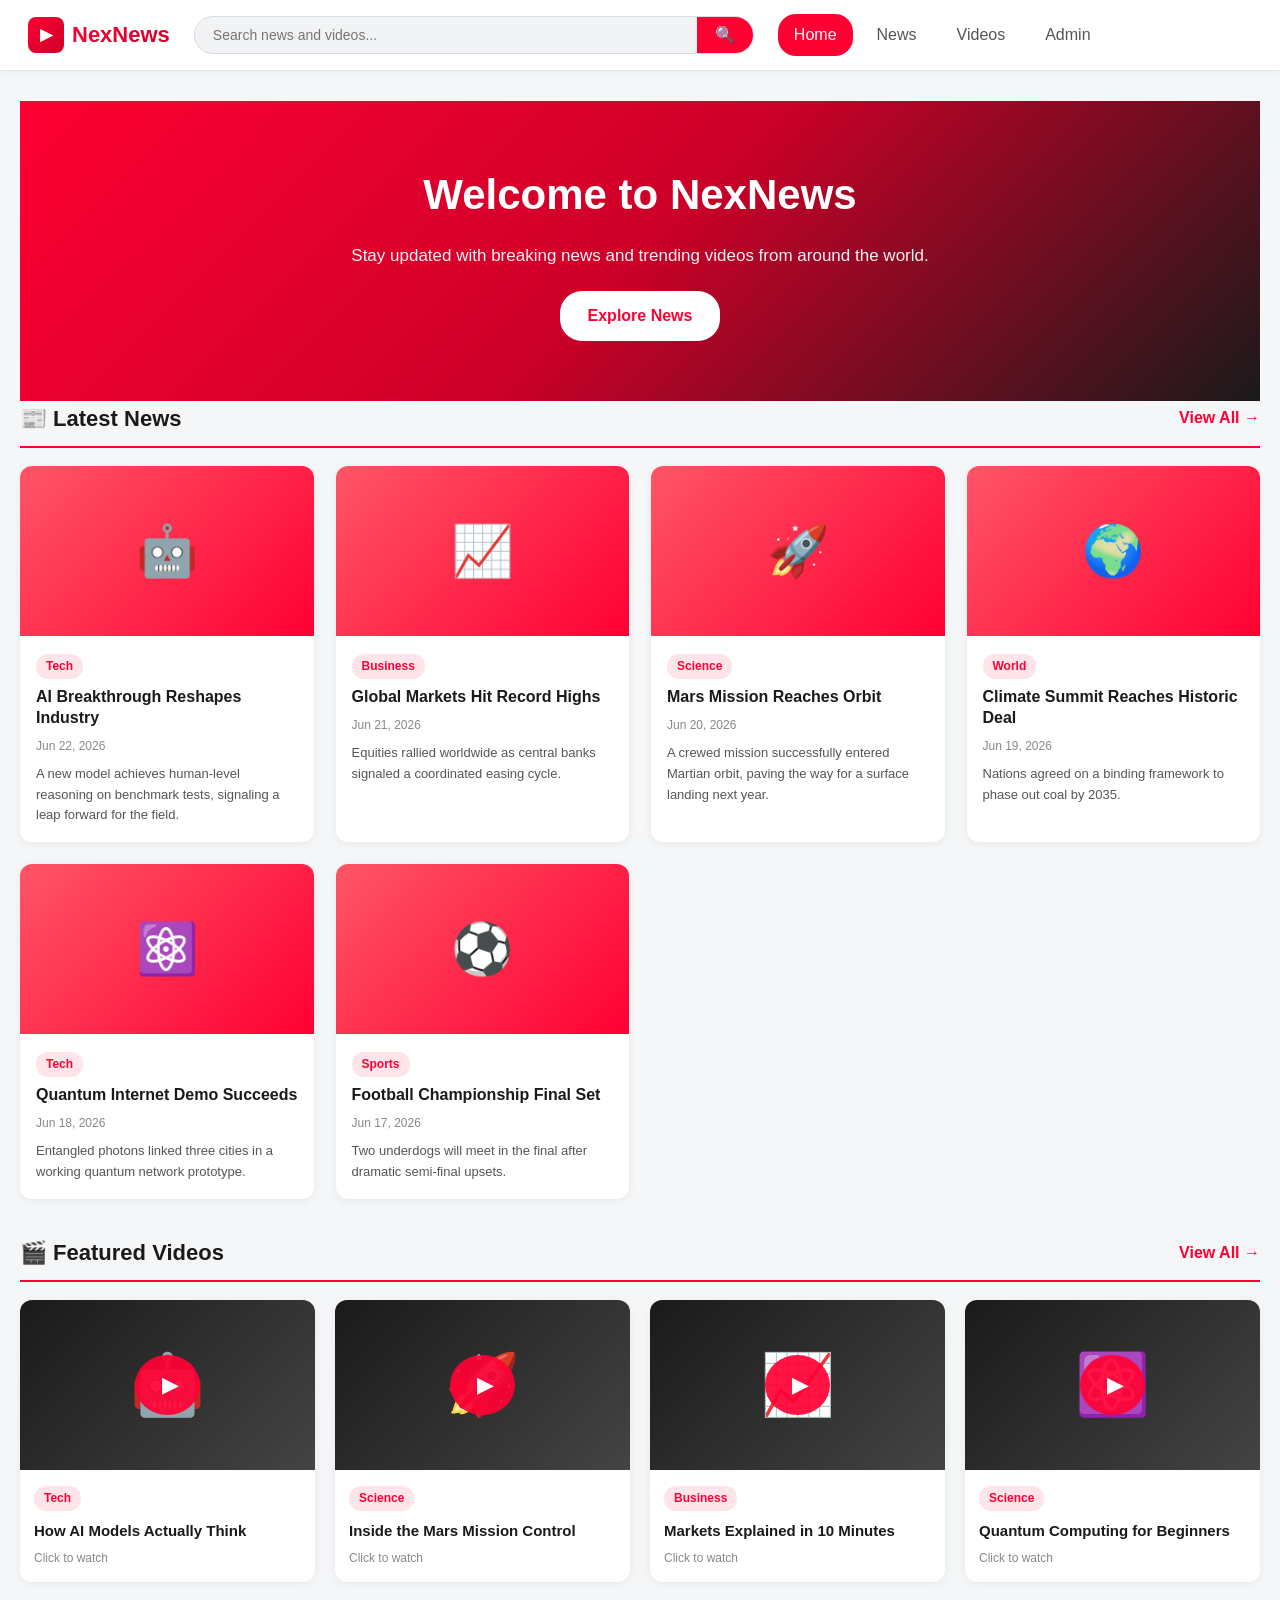
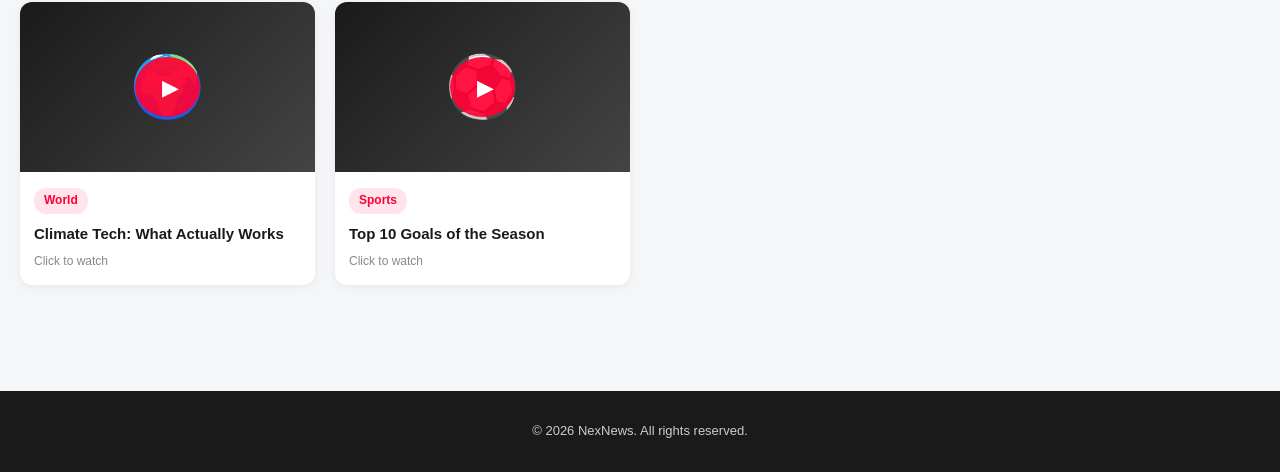
<file: index.html>
<!DOCTYPE html>
<html lang="en">
<head>
<meta charset="UTF-8">
<meta name="viewport" content="width=device-width, initial-scale=1.0">
<title>NexNews - Your News & Video Hub</title>
<link rel="stylesheet" href="styles.css">
</head>
<body>
<header class="topbar">
    <div class="logo">
        <span class="logo-icon">▶</span>
        <span class="logo-text">NexNews</span>
    </div>
    <div class="search-bar">
        <input type="text" id="searchInput" placeholder="Search news and videos...">
        <button onclick="searchContent()">🔍</button>
    </div>
    <nav class="nav-links">
        <a href="index.html" class="active">Home</a>
        <a href="news.html">News</a>
        <a href="videos.html">Videos</a>
        <a href="admin.html">Admin</a>
    </nav>
</header>

<main class="main-content">
    <section class="hero" data-animate="scale-in">
        <h1>Welcome to NexNews</h1>
        <p>Stay updated with breaking news and trending videos from around the world.</p>
        <a href="news.html" class="hero-btn">Explore News</a>
    </section>

    <section class="section" data-animate="fade-in">
        <div class="section-header">
            <h2>📰 Latest News</h2>
            <a href="news.html" class="view-all">View All →</a>
        </div>
        <div class="news-grid stagger" id="newsGrid"></div>
    </section>

    <section class="section" data-animate="fade-in">
        <div class="section-header">
            <h2>🎬 Featured Videos</h2>
            <a href="videos.html" class="view-all">View All →</a>
        </div>
        <div class="video-grid stagger" id="videoGrid"></div>
    </section>
</main>

<footer class="footer">
    <div class="footer-bottom">© 2026 NexNews. All rights reserved.</div>
</footer>

<script src="script.js"></script>
<script>
    document.addEventListener('DOMContentLoaded', () => {
        renderHome();
    });
</script>
</body>
</html>
</file>
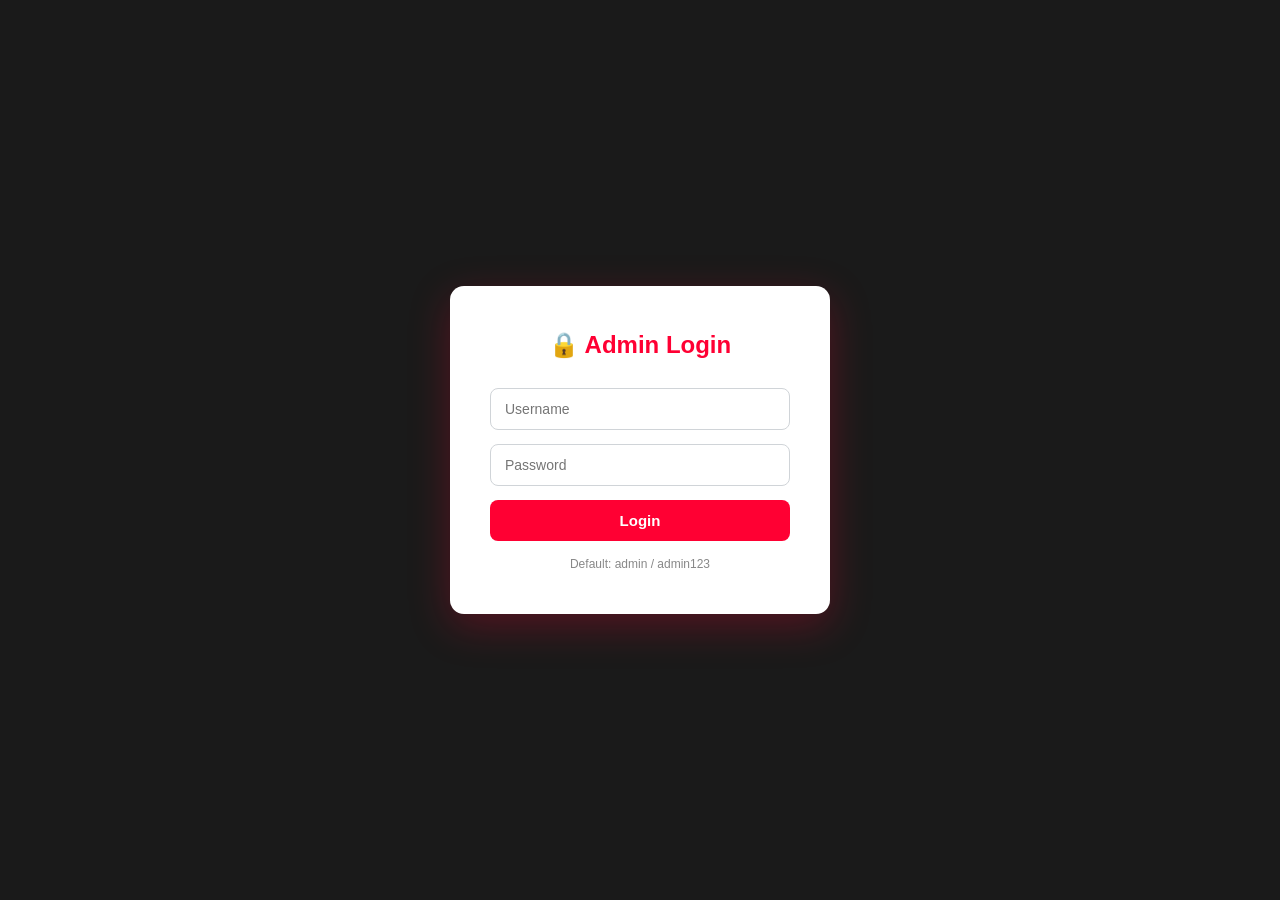
<file: admin.html>
<!DOCTYPE html>
<html lang="en">
<head>
<meta charset="UTF-8">
<meta name="viewport" content="width=device-width, initial-scale=1.0">
<title>Admin Panel - NexNews</title>
<link rel="stylesheet" href="styles.css">
</head>
<body class="admin-body">
<div class="admin-login" id="loginScreen">
    <div class="login-card">
        <h2>🔒 Admin Login</h2>
        <input type="text" id="adminUser" placeholder="Username" autocomplete="off">
        <input type="password" id="adminPass" placeholder="Password" autocomplete="new-password">
        <button onclick="login()">Login</button>
        <p class="login-hint">Default: admin / admin123</p>
    </div>
</div>

<div class="admin-dashboard" id="dashboardScreen" style="display:none;">
    <header class="admin-header">
        <h1>🛠️ Admin Dashboard</h1>
        <button onclick="logout()" class="logout-btn">Logout</button>
    </header>

    <nav class="admin-tabs">
        <button class="tab-btn active" onclick="showTab('newsTab', this)">📰 Manage News</button>
        <button class="tab-btn" onclick="showTab('videosTab', this)">🎬 Manage Videos</button>
        <button class="tab-btn" onclick="showTab('statsTab', this)">📊 Statistics</button>
        <button class="tab-btn" onclick="showTab('accountTab', this)">⚙️ Account</button>
    </nav>

    <section class="admin-tab" id="newsTab">
        <h2>Add News Article</h2>
        <form id="newsForm" onsubmit="addNews(event)">
            <input type="text" id="newsTitle" placeholder="News Title" required>
            <input type="text" id="newsCategory" placeholder="Category (e.g., Tech, Politics)" required>
            <input type="text" id="newsImage" placeholder="Image URL (optional)">
            <textarea id="newsContent" placeholder="News Content..." rows="6" required></textarea>
            <button type="submit">Publish News</button>
        </form>

        <h2>Published News</h2>
        <div class="admin-list" id="adminNewsList"></div>
    </section>

    <section class="admin-tab" id="videosTab" style="display:none;">
        <h2>Add Video</h2>
        <form id="videoForm" onsubmit="addVideo(event)">
            <input type="text" id="videoTitle" placeholder="Video Title" required>
            <input type="text" id="videoCategory" placeholder="Category" required>
            <input type="text" id="videoThumb" placeholder="Thumbnail URL (optional)">
            <input type="text" id="videoUrl" placeholder="Video URL or Embed (YouTube link ok)" required>
            <textarea id="videoDesc" placeholder="Video Description..." rows="4" required></textarea>
            <button type="submit">Publish Video</button>
        </form>

        <h2>Published Videos</h2>
        <div class="admin-list" id="adminVideoList"></div>
    </section>

    <section class="admin-tab" id="statsTab" style="display:none;">
        <h2>📊 Site Statistics</h2>
        <div class="stats-grid" id="statsGrid"></div>
    </section>

    <section class="admin-tab" id="accountTab" style="display:none;">
        <h2>⚙️ Change Username & Password</h2>
        <form id="accountForm" onsubmit="changeCredentials(event)">
            <input type="text" id="currentUser" placeholder="Current Username" required autocomplete="off">
            <input type="password" id="currentPass" placeholder="Current Password" required autocomplete="current-password">
            <input type="text" id="newUser" placeholder="New Username" required autocomplete="off">
            <input type="password" id="newPass" placeholder="New Password" required autocomplete="new-password">
            <input type="password" id="confirmPass" placeholder="Confirm New Password" required autocomplete="new-password">
            <button type="submit">Save Changes</button>
        </form>
        <p class="login-hint">You will be logged out after changing your credentials.</p>
    </section>
</div>

<script src="script.js"></script>
<script>
    document.addEventListener('DOMContentLoaded', () => {
        if (sessionStorage.getItem('isAdmin') === 'yes') {
            showDashboard();
        }
    });
</script>
</body>
</html>
</file>
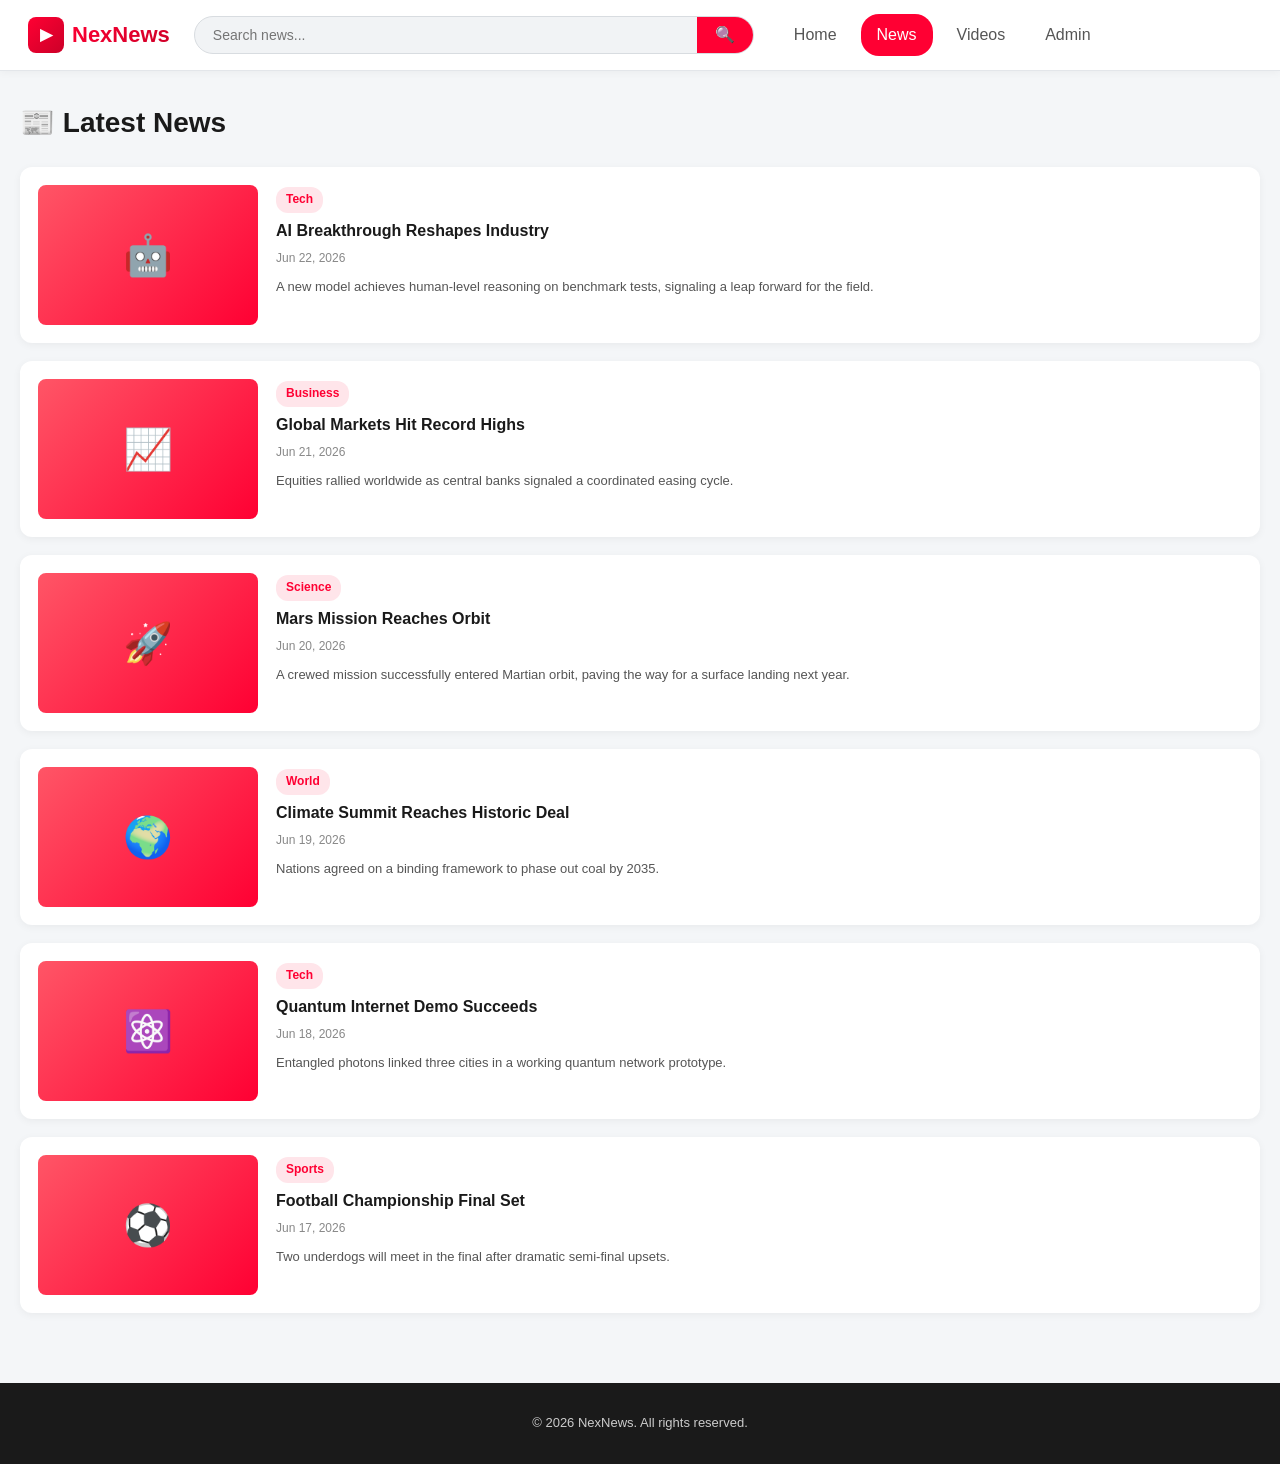
<file: news.html>
<!DOCTYPE html>
<html lang="en">
<head>
<meta charset="UTF-8">
<meta name="viewport" content="width=device-width, initial-scale=1.0">
<title>News - NexNews</title>
<link rel="stylesheet" href="styles.css">
</head>
<body>
<header class="topbar">
    <div class="logo">
        <span class="logo-icon">▶</span>
        <span class="logo-text">NexNews</span>
    </div>
    <div class="search-bar">
        <input type="text" id="searchInput" placeholder="Search news...">
        <button onclick="searchContent()">🔍</button>
    </div>
    <nav class="nav-links">
        <a href="index.html">Home</a>
        <a href="news.html" class="active">News</a>
        <a href="videos.html">Videos</a>
        <a href="admin.html">Admin</a>
    </nav>
</header>

<main class="main-content">
    <h1 class="page-title" data-animate="fade-in-left">📰 Latest News</h1>
    <div class="news-list" id="newsList" data-animate="fade-in"></div>
</main>

<article class="modal" id="articleModal">
    <div class="modal-content">
        <button class="modal-close" onclick="closeModal()">×</button>
        <div id="modalBody"></div>
    </div>
</article>

<footer class="footer">
    <div class="footer-bottom">© 2026 NexNews. All rights reserved.</div>
</footer>

<script src="script.js"></script>
<script>
    document.addEventListener('DOMContentLoaded', () => {
        renderNewsList();
    });
</script>
</body>
</html>
</file>
<file: styles.css>
/* ===== Reset & Base ===== */
* { box-sizing: border-box; margin: 0; padding: 0; }

body {
    font-family: 'Segoe UI', Roboto, Arial, sans-serif;
    background: #f4f6f8;
    color: #1a1a1a;
    line-height: 1.6;
}

a { color: inherit; text-decoration: none; }
button { cursor: pointer; font-family: inherit; }
img { max-width: 100%; display: block; }

/* ===== Topbar ===== */
.topbar {
    display: flex;
    align-items: center;
    gap: 24px;
    padding: 14px 28px;
    background: #ffffff;
    border-bottom: 1px solid #e3e6ea;
    position: sticky;
    top: 0;
    z-index: 100;
    box-shadow: 0 2px 8px rgba(0,0,0,0.04);
}
.logo { display: flex; align-items: center; gap: 8px; font-weight: 800; font-size: 22px; }
.logo-icon {
    background: linear-gradient(135deg, #ff0033, #cc0028);
    color: #fff;
    width: 36px;
    height: 36px;
    display: flex;
    align-items: center;
    justify-content: center;
    border-radius: 8px;
    font-size: 16px;
}
.logo-text { background: linear-gradient(135deg, #ff0033, #cc0028); -webkit-background-clip: text; -webkit-text-fill-color: transparent; background-clip: text; }

.search-bar {
    flex: 1;
    max-width: 560px;
    display: flex;
    background: #f1f3f5;
    border: 1px solid #d8dce0;
    border-radius: 22px;
    overflow: hidden;
}
.search-bar input {
    flex: 1;
    border: none;
    background: transparent;
    padding: 10px 18px;
    outline: none;
    font-size: 14px;
}
.search-bar button {
    border: none;
    background: #ff0033;
    color: #fff;
    padding: 0 18px;
    font-size: 16px;
}
.search-bar button:hover { background: #cc0028; }

.nav-links { display: flex; gap: 8px; }
.nav-links a {
    padding: 8px 16px;
    border-radius: 18px;
    font-weight: 500;
    color: #555;
    transition: 0.2s;
}
.nav-links a:hover { background: #f1f3f5; }
.nav-links a.active { background: #ff0033; color: #fff; }

/* ===== Hero ===== */
.hero {
    text-align: center;
    padding: 60px 20px;
    background: linear-gradient(135deg, #ff0033 0%, #cc0028 50%, #1a1a1a 100%);
    color: #fff;
}
.hero h1 { font-size: 42px; margin-bottom: 14px; }
.hero p { font-size: 17px; opacity: 0.95; max-width: 700px; margin: 0 auto 22px; }
.hero-btn {
    display: inline-block;
    background: #fff;
    color: #ff0033;
    padding: 12px 28px;
    border-radius: 22px;
    font-weight: 700;
}
.hero-btn:hover { background: #ffe5ea; }

/* ===== Main Content ===== */
.main-content { max-width: 1280px; margin: 0 auto; padding: 30px 20px; }
.page-title { font-size: 28px; margin-bottom: 22px; }

.section { margin-bottom: 36px; }
.section-header {
    display: flex;
    justify-content: space-between;
    align-items: center;
    margin-bottom: 18px;
    padding-bottom: 10px;
    border-bottom: 2px solid #ff0033;
}
.section-header h2 { font-size: 22px; }
.view-all { color: #ff0033; font-weight: 600; }

/* ===== News Grid ===== */
.news-grid {
    display: grid;
    grid-template-columns: repeat(auto-fill, minmax(280px, 1fr));
    gap: 22px;
}
.news-card {
    background: #fff;
    border-radius: 12px;
    overflow: hidden;
    box-shadow: 0 2px 8px rgba(0,0,0,0.06);
    transition: transform 0.2s, box-shadow 0.2s;
    cursor: pointer;
}
.news-card:hover { transform: translateY(-4px); box-shadow: 0 8px 18px rgba(0,0,0,0.12); }
.news-card-img {
    width: 100%;
    height: 170px;
    background: linear-gradient(135deg, #ff5566, #ff0033);
    display: flex;
    align-items: center;
    justify-content: center;
    font-size: 50px;
    color: #fff;
}
.news-card-body { padding: 16px; }
.news-card-category {
    display: inline-block;
    background: #ffe5ea;
    color: #ff0033;
    padding: 3px 10px;
    border-radius: 12px;
    font-size: 12px;
    font-weight: 600;
    margin-bottom: 8px;
}
.news-card-title { font-size: 16px; font-weight: 700; margin-bottom: 8px; line-height: 1.3; }
.news-card-meta { font-size: 12px; color: #888; }
.news-card-excerpt { font-size: 13px; color: #555; margin-top: 8px; }

/* ===== News List (full page) ===== */
.news-list { display: flex; flex-direction: column; gap: 18px; }
.news-list-item {
    background: #fff;
    padding: 18px;
    border-radius: 12px;
    box-shadow: 0 2px 8px rgba(0,0,0,0.05);
    display: grid;
    grid-template-columns: 220px 1fr;
    gap: 18px;
    cursor: pointer;
    transition: 0.2s;
}
.news-list-item:hover { transform: translateX(4px); box-shadow: 0 4px 14px rgba(0,0,0,0.1); }
.news-list-thumb {
    height: 140px;
    background: linear-gradient(135deg, #ff5566, #ff0033);
    border-radius: 8px;
    display: flex;
    align-items: center;
    justify-content: center;
    font-size: 40px;
    color: #fff;
}
@media (max-width: 700px) { .news-list-item { grid-template-columns: 1fr; } }

/* ===== Video Grid ===== */
.video-grid {
    display: grid;
    grid-template-columns: repeat(auto-fill, minmax(290px, 1fr));
    gap: 20px;
}
.video-card {
    background: #fff;
    border-radius: 12px;
    overflow: hidden;
    box-shadow: 0 2px 8px rgba(0,0,0,0.06);
    cursor: pointer;
    transition: 0.2s;
}
.video-card:hover { transform: translateY(-4px); box-shadow: 0 8px 18px rgba(0,0,0,0.12); }
.video-thumb {
    position: relative;
    width: 100%;
    height: 170px;
    background: linear-gradient(135deg, #1a1a1a, #444);
    display: flex;
    align-items: center;
    justify-content: center;
    color: #fff;
    font-size: 60px;
}
.video-thumb::after {
    content: '▶';
    position: absolute;
    width: 60px;
    height: 60px;
    background: rgba(255,0,51,0.92);
    border-radius: 50%;
    display: flex;
    align-items: center;
    justify-content: center;
    font-size: 22px;
    color: #fff;
    padding-left: 5px;
}
.video-card-body { padding: 14px; }
.video-card-title { font-size: 15px; font-weight: 700; margin-bottom: 6px; }
.video-card-meta { font-size: 12px; color: #888; }

/* ===== Modal ===== */
.modal {
    display: none;
    position: fixed;
    inset: 0;
    background: rgba(0,0,0,0.7);
    z-index: 1000;
    padding: 30px;
    overflow-y: auto;
}
.modal.active { display: block; }
.modal-content {
    background: #fff;
    max-width: 760px;
    margin: 30px auto;
    border-radius: 12px;
    padding: 28px;
    position: relative;
}
.modal-close {
    position: absolute;
    top: 12px;
    right: 14px;
    background: none;
    border: none;
    font-size: 28px;
    color: #888;
}
.modal-close:hover { color: #ff0033; }
.modal h2 { margin-bottom: 12px; }
.modal-meta { color: #888; font-size: 13px; margin-bottom: 16px; }
.modal-image {
    width: 100%;
    height: 280px;
    background: linear-gradient(135deg, #ff5566, #ff0033);
    border-radius: 8px;
    margin-bottom: 16px;
    display: flex;
    align-items: center;
    justify-content: center;
    font-size: 70px;
    color: #fff;
}
.modal-content p { margin-bottom: 12px; }
.video-iframe {
    width: 100%;
    height: 420px;
    background: #000;
    border-radius: 8px;
    margin-bottom: 14px;
}

/* ===== Footer ===== */
.footer {
    background: #1a1a1a;
    color: #ccc;
    padding: 30px 20px;
    text-align: center;
    margin-top: 40px;
}
.footer-bottom { font-size: 13px; }

/* ===== Admin Login ===== */
.admin-body { background: #1a1a1a; min-height: 100vh; display: flex; align-items: center; justify-content: center; }
.admin-login { width: 100%; display: flex; align-items: center; justify-content: center; padding: 20px; }
.login-card {
    background: #fff;
    padding: 40px;
    border-radius: 14px;
    width: 100%;
    max-width: 380px;
    box-shadow: 0 12px 40px rgba(255,0,51,0.25);
}
.login-card h2 { text-align: center; margin-bottom: 24px; color: #ff0033; }
.login-card input {
    width: 100%;
    padding: 12px 14px;
    margin-bottom: 14px;
    border: 1px solid #d0d4d8;
    border-radius: 8px;
    font-size: 14px;
}
.login-card input:focus { outline: none; border-color: #ff0033; }
.login-card button {
    width: 100%;
    background: #ff0033;
    color: #fff;
    border: none;
    padding: 12px;
    border-radius: 8px;
    font-size: 15px;
    font-weight: 700;
}
.login-card button:hover { background: #cc0028; }
.login-hint { text-align: center; margin-top: 14px; font-size: 12px; color: #888; }

/* ===== Admin Dashboard ===== */
.admin-dashboard { min-height: 100vh; padding: 24px; max-width: 1200px; margin: 0 auto; }
.admin-header { display: flex; justify-content: space-between; align-items: center; margin-bottom: 24px; color: #fff; }
.admin-header h1 { font-size: 26px; }
.logout-btn {
    background: transparent;
    color: #fff;
    border: 1px solid #555;
    padding: 8px 16px;
    border-radius: 8px;
}
.logout-btn:hover { background: #ff0033; border-color: #ff0033; }

.admin-tabs { display: flex; gap: 8px; margin-bottom: 24px; flex-wrap: wrap; }
.tab-btn {
    background: #2a2a2a;
    color: #fff;
    border: none;
    padding: 10px 18px;
    border-radius: 8px;
    font-weight: 600;
}
.tab-btn.active { background: #ff0033; }
.tab-btn:hover { background: #444; }
.tab-btn.active:hover { background: #cc0028; }

.admin-tab {
    background: #fff;
    border-radius: 12px;
    padding: 26px;
    margin-bottom: 20px;
}
.admin-tab h2 { color: #ff0033; margin-bottom: 16px; }

.admin-tab form { display: flex; flex-direction: column; gap: 10px; margin-bottom: 28px; }
.admin-tab input, .admin-tab textarea {
    padding: 11px 14px;
    border: 1px solid #d0d4d8;
    border-radius: 8px;
    font-size: 14px;
    font-family: inherit;
}
.admin-tab input:focus, .admin-tab textarea:focus { outline: none; border-color: #ff0033; }
.admin-tab textarea { resize: vertical; }
.admin-tab form button {
    background: #ff0033;
    color: #fff;
    border: none;
    padding: 12px;
    border-radius: 8px;
    font-weight: 700;
    font-size: 15px;
}
.admin-tab form button:hover { background: #cc0028; }

.admin-list { display: flex; flex-direction: column; gap: 10px; }
.admin-list-item {
    display: flex;
    justify-content: space-between;
    align-items: center;
    background: #f4f6f8;
    padding: 14px;
    border-radius: 8px;
    gap: 10px;
}
.admin-list-info { flex: 1; }
.admin-list-info strong { display: block; margin-bottom: 4px; }
.admin-list-info span { color: #888; font-size: 12px; }
.delete-btn {
    background: #ff0033;
    color: #fff;
    border: none;
    padding: 8px 14px;
    border-radius: 6px;
    font-size: 13px;
}
.delete-btn:hover { background: #cc0028; }

.stats-grid {
    display: grid;
    grid-template-columns: repeat(auto-fit, minmax(180px, 1fr));
    gap: 16px;
}
.stat-card {
    background: linear-gradient(135deg, #ff0033, #cc0028);
    color: #fff;
    padding: 22px;
    border-radius: 10px;
    text-align: center;
}
.stat-card h3 { font-size: 14px; opacity: 0.9; margin-bottom: 8px; }
.stat-card .stat-num { font-size: 32px; font-weight: 800; }

/* ===== Empty ===== */
.empty { text-align: center; padding: 50px 20px; color: #888; }
.empty-icon { font-size: 50px; margin-bottom: 10px; }

/* ===== Scroll Animations ===== */
.fade-in {
    opacity: 0;
    transform: translateY(30px);
    transition: opacity 0.7s ease-out, transform 0.7s ease-out;
}
.fade-in.visible {
    opacity: 1;
    transform: translateY(0);
}
.fade-in-left {
    opacity: 0;
    transform: translateX(-40px);
    transition: opacity 0.7s ease-out, transform 0.7s ease-out;
}
.fade-in-left.visible {
    opacity: 1;
    transform: translateX(0);
}
.fade-in-right {
    opacity: 0;
    transform: translateX(40px);
    transition: opacity 0.7s ease-out, transform 0.7s ease-out;
}
.fade-in-right.visible {
    opacity: 1;
    transform: translateX(0);
}
.scale-in {
    opacity: 0;
    transform: scale(0.9);
    transition: opacity 0.6s ease-out, transform 0.6s ease-out;
}
.scale-in.visible {
    opacity: 1;
    transform: scale(1);
}

/* Stagger children inside .stagger container */
.stagger > * {
    transition-delay: 0s;
}
.stagger > *:nth-child(1) { transition-delay: 0.05s; }
.stagger > *:nth-child(2) { transition-delay: 0.1s; }
.stagger > *:nth-child(3) { transition-delay: 0.15s; }
.stagger > *:nth-child(4) { transition-delay: 0.2s; }
.stagger > *:nth-child(5) { transition-delay: 0.25s; }
.stagger > *:nth-child(6) { transition-delay: 0.3s; }
.stagger > *:nth-child(7) { transition-delay: 0.35s; }
.stagger > *:nth-child(8) { transition-delay: 0.4s; }

/* Respect users who don't want motion */
@media (prefers-reduced-motion: reduce) {
    .fade-in, .fade-in-left, .fade-in-right, .scale-in {
        opacity: 1 !important;
        transform: none !important;
        transition: none !important;
    }
    * {
        animation-duration: 0.001ms !important;
        transition-duration: 0.001ms !important;
    }
}

/* Smooth scroll for the whole site */
html { scroll-behavior: smooth; }

/* ===== Mobile Optimization ===== */
@media (max-width: 768px) {
    /* Topbar: stack on mobile */
    .topbar {
        flex-wrap: wrap;
        gap: 12px;
        padding: 10px 14px;
    }
    .logo { font-size: 18px; }
    .logo-icon { width: 30px; height: 30px; font-size: 13px; }
    .search-bar {
        order: 3;
        flex-basis: 100%;
        max-width: 100%;
    }
    .search-bar input { padding: 9px 14px; font-size: 13px; }
    .search-bar button { padding: 0 14px; }
    .nav-links {
        gap: 4px;
        flex-wrap: wrap;
    }
    .nav-links a {
        padding: 6px 10px;
        font-size: 13px;
    }

    /* Hero */
    .hero { padding: 40px 16px; }
    .hero h1 { font-size: 26px; }
    .hero p { font-size: 14px; }
    .hero-btn { padding: 10px 22px; font-size: 14px; }

    /* Main content */
    .main-content { padding: 20px 14px; }
    .page-title { font-size: 22px; }
    .section { margin-bottom: 26px; }
    .section-header h2 { font-size: 18px; }
    .section-header { flex-wrap: wrap; gap: 8px; }

    /* Grids */
    .news-grid, .video-grid {
        grid-template-columns: 1fr;
        gap: 14px;
    }
    .news-card-img, .video-thumb { height: 150px; font-size: 40px; }
    .video-thumb::after { width: 50px; height: 50px; font-size: 18px; }

    /* News list */
    .news-list-item {
        grid-template-columns: 1fr;
        padding: 14px;
    }
    .news-list-thumb { height: 130px; }

    /* Modal */
    .modal { padding: 14px; }
    .modal-content { padding: 20px; margin: 14px auto; }
    .modal-image { height: 200px; font-size: 50px; }
    .video-iframe { height: 220px; }

    /* Footer */
    .footer { padding: 22px 14px; margin-top: 26px; }
    .footer-bottom { font-size: 12px; }

    /* Admin dashboard */
    .admin-dashboard { padding: 14px; }
    .admin-header { flex-wrap: wrap; gap: 12px; }
    .admin-header h1 { font-size: 20px; }
    .admin-tabs { gap: 6px; }
    .tab-btn { padding: 8px 12px; font-size: 13px; flex: 1 1 calc(50% - 6px); }
    .admin-tab { padding: 18px; }
    .admin-tab h2 { font-size: 18px; }

    /* Login card */
    .login-card { padding: 28px 22px; }
    .login-card h2 { font-size: 20px; }

    /* Stats */
    .stats-grid { grid-template-columns: repeat(2, 1fr); gap: 10px; }
    .stat-card { padding: 16px 10px; }
    .stat-card h3 { font-size: 12px; }
    .stat-card .stat-num { font-size: 24px; }

    /* Admin list item */
    .admin-list-item { flex-wrap: wrap; }
    .delete-btn { width: 100%; padding: 10px; }
}

/* Small phones */
@media (max-width: 380px) {
    .hero h1 { font-size: 22px; }
    .nav-links a { padding: 5px 8px; font-size: 12px; }
    .stats-grid { grid-template-columns: 1fr; }
}

/* Larger touch targets on touch devices */
@media (hover: none) and (pointer: coarse) {
    .nav-links a { min-height: 36px; display: inline-flex; align-items: center; }
    .tab-btn { min-height: 40px; }
    .search-bar button { min-width: 44px; }
}
</file>
